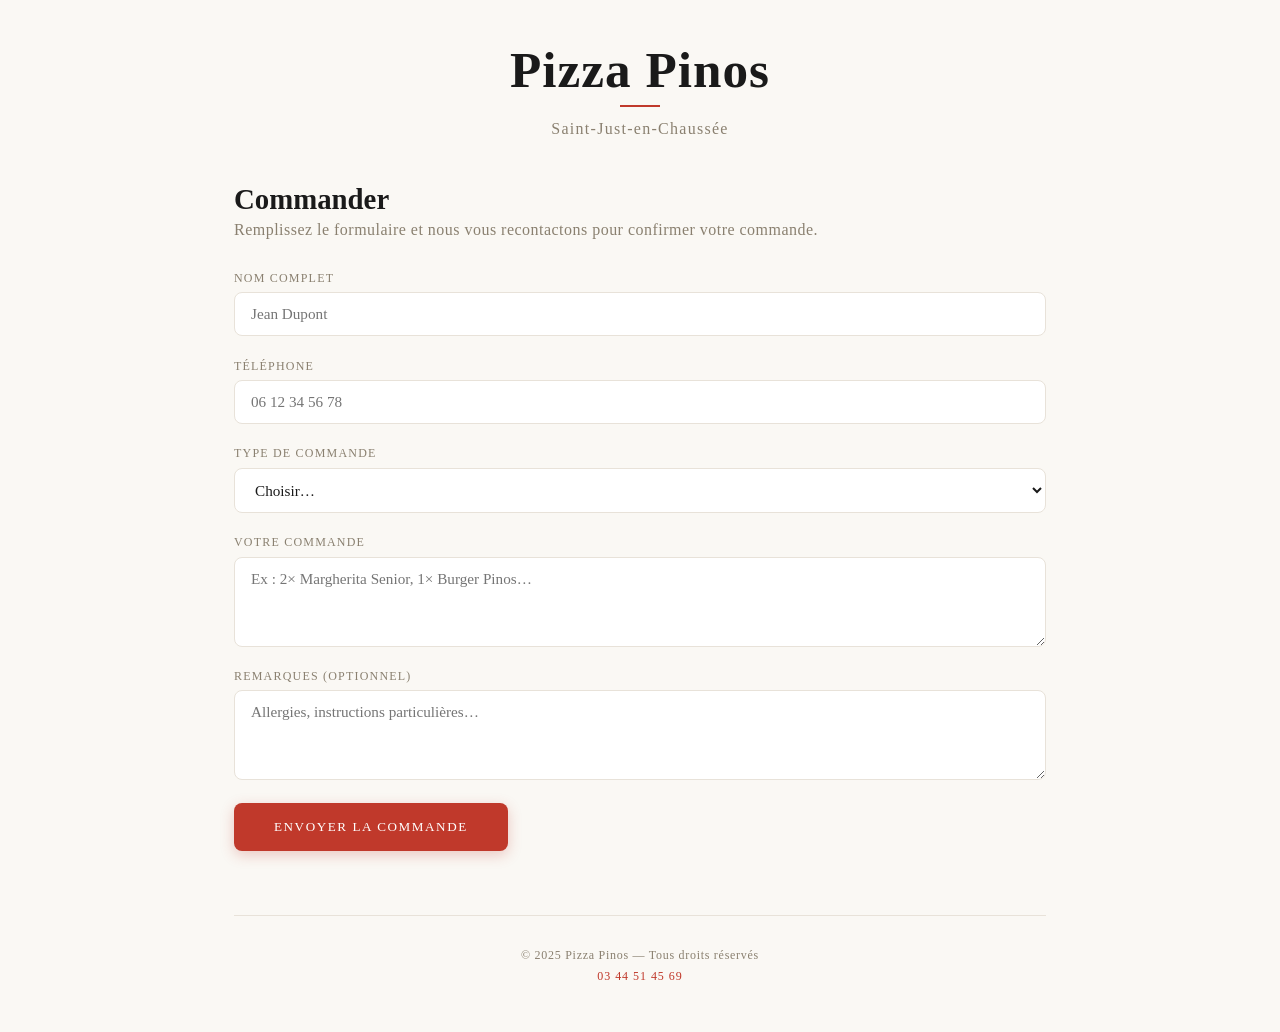
<file: public/commande.html>
<!DOCTYPE html>
<html lang="fr">
<head>
  <meta charset="UTF-8">
  <meta name="viewport" content="width=device-width, initial-scale=1.0">
  <title>Commander — Pizza Pinos</title>
  <link rel="stylesheet" href="style.css">
  <link rel="stylesheet" href="https://fonts.googleapis.com/css2?family=Playfair+Display:wght@700&family=Jost:wght@300;400;500&display=swap">
</head>
<body>

  <div class="pp-wrap">

    <header>
      <p class="pp-logo" onclick="window.location.href='index.html'" style="cursor:pointer;">Pizza Pinos</p>
      <div class="pp-rule"></div>
      <p class="pp-tagline">Saint-Just-en-Chaussée</p>
    </header>

    <main>
      <p class="section-title">Commander</p>
      <p class="section-subtitle">Remplissez le formulaire et nous vous recontactons pour confirmer votre commande.</p>

      <form class="order-form" onsubmit="handleSubmit(event)">

        <div class="form-group">
          <label for="nom">Nom complet</label>
          <input type="text" id="nom" name="nom" placeholder="Jean Dupont" required>
        </div>

        <div class="form-group">
          <label for="tel">Téléphone</label>
          <input type="tel" id="tel" name="tel" placeholder="06 12 34 56 78" required>
        </div>

        <div class="form-group">
          <label for="type">Type de commande</label>
          <select id="type" name="type" required>
            <option value="" disabled selected>Choisir…</option>
            <option value="emporter">À emporter</option>
            <option value="livraison">Livraison</option>
          </select>
        </div>

        <div class="form-group" id="adresse-group" style="display:none;">
          <label for="adresse">Adresse de livraison</label>
          <input type="text" id="adresse" name="adresse" placeholder="12 rue des Lilas, Saint-Just-en-Chaussée">
        </div>

        <div class="form-group">
          <label for="commande">Votre commande</label>
          <textarea id="commande" name="commande" placeholder="Ex : 2× Margherita Senior, 1× Burger Pinos…" required></textarea>
        </div>

        <div class="form-group">
          <label for="remarques">Remarques (optionnel)</label>
          <textarea id="remarques" name="remarques" placeholder="Allergies, instructions particulières…"></textarea>
        </div>

        <button type="submit" class="btn-submit">Envoyer la commande</button>

      </form>
    </main>


    <footer class="pp-footer">
      <p>© 2025 Pizza Pinos — Tous droits réservés</p>
      <p><a href="tel:0344514569" class="pp-footer-tel">03 44 51 45 69</a></p>
    </footer>

  </div>

  <script src="main.js"></script>
  <script>
    // Afficher le champ adresse uniquement si livraison
    document.getElementById('type').addEventListener('change', function () {
      const adresseGroup = document.getElementById('adresse-group');
      const adresseInput = document.getElementById('adresse');
      if (this.value === 'livraison') {
        adresseGroup.style.display = 'flex';
        adresseInput.required = true;
      } else {
        adresseGroup.style.display = 'none';
        adresseInput.required = false;
      }
    });

    function handleSubmit(e) {
      e.preventDefault();
      const btn = document.querySelector('.btn-submit');
      btn.textContent = 'Commande envoyée ✓';
      btn.style.background = '#2e7d32';
      btn.disabled = true;
    }
  </script>

</body>
</html>
</file>
<file: public/style.css>
/* =========================================
   Pizza Pinos — Page d'accueil
   ========================================= */

/* --- Reset --- */
*, *::before, *::after { box-sizing: border-box; margin: 0; padding: 0; }
html { scroll-behavior: smooth; }

/* --- Variables --- */
:root {
  --bg:           #FAF8F4;
  --surface:      #FFFFFF;
  --text:         #1A1A1A;
  --muted:        #8A8070;
  --accent:       #C0392B;
  --accent-hover: #96271F;
  --border:       #E8E2D9;
  --radius:       8px;
}

body {
  font-family: 'Times New Roman', Times, serif;
  font-weight: 400;
  background-color: var(--bg);
  color: var(--text);
  min-height: 100vh;
  display: flex;
  justify-content: center;
}

/* --- Wrapper --- */
.pp-wrap {
  width: 100%;
  max-width: 860px;
  padding: 2.5rem 1.5rem 3rem;
  display: flex;
  flex-direction: column;
}

/* --- Header --- */
header {
  margin-bottom: 2.8rem;
  text-align: center;
}

.pp-logo {
  font-family: 'Times New Roman', Times, serif;
  font-size: clamp(2.2rem, 6vw, 3.2rem);
  font-weight: 700;
  letter-spacing: .02em;
  margin-bottom: .4rem;
   cursor: pointer;
}

.pp-rule {
  width: 2.5rem;
  height: 2px;
  background: var(--accent);
  margin: 0 auto .8rem;
}

.pp-tagline {
  font-size: 1rem;
  color: var(--muted);
  letter-spacing: .08em;
}

/* --- Titres de section (menu) --- */
.section-title {
  font-family: 'Times New Roman', Times, serif;
  font-size: 1.8rem;
  font-weight: 700;
  margin-bottom: 0.3rem;
}

.section-subtitle {
  color: var(--muted);
  font-size: 1rem;
  margin-bottom: 2rem;
  letter-spacing: 0.03em;
}

/* --- Galerie menu --- */
.menu-gallery {
  display: grid;
  grid-template-columns: 1fr;
  gap: 1.2rem;
  margin-bottom: 3.5rem;
}

@media (min-width: 640px) {
  .menu-gallery { grid-template-columns: repeat(2, 1fr); }
}
@media (min-width: 900px) {
  .menu-gallery { grid-template-columns: repeat(3, 1fr); }
}

.menu-img-card {
  background: var(--surface);
  border: 1px solid var(--border);
  border-radius: var(--radius);
  overflow: hidden;
  box-shadow: 0 4px 24px rgba(0,0,0,0.08);
  cursor: pointer;
  transition: transform 0.25s ease, box-shadow 0.25s ease, border-color 0.25s;
  display: flex;
  flex-direction: column;
}

.menu-img-card:hover {
  transform: translateY(-4px);
  box-shadow: 0 12px 32px rgba(0,0,0,0.13);
  border-color: var(--accent);
}

.menu-img-card img {
  width: 100%;
  aspect-ratio: 4 / 3;
  object-fit: cover;
  display: block;
  transition: transform 0.4s ease;
}

.menu-img-card:hover img { transform: scale(1.04); }

.menu-img-label {
  padding: 0.8rem 1rem;
  font-size: 0.82rem;
  font-weight: 500;
  letter-spacing: 0.08em;
  text-transform: uppercase;
  color: var(--muted);
  border-top: 1px solid var(--border);
}

/* --- Lightbox --- */
.lightbox-overlay {
  position: fixed;
  inset: 0;
  background: rgba(0,0,0,0.88);
  display: flex;
  align-items: center;
  justify-content: center;
  z-index: 1000;
  opacity: 0;
  pointer-events: none;
  transition: opacity 0.25s ease;
  padding: 1rem;
}

.lightbox-overlay.active {
  opacity: 1;
  pointer-events: all;
}

.lightbox-overlay img {
  max-width: 95vw;
  max-height: 90vh;
  object-fit: contain;
  border-radius: var(--radius);
  box-shadow: 0 24px 80px rgba(0,0,0,0.5);
  transform: scale(0.95);
  transition: transform 0.25s ease;
}

.lightbox-overlay.active img { transform: scale(1); }

.lightbox-close {
  position: fixed;
  top: 1.2rem;
  right: 1.5rem;
  color: #fff;
  font-size: 2rem;
  cursor: pointer;
  line-height: 1;
  opacity: 0.75;
  transition: opacity 0.2s;
  background: none;
  border: none;
  padding: 0.3rem 0.6rem;
}
.lightbox-close:hover { opacity: 1; }

/* --- Divider --- */
.pp-divider {
  border: none;
  border-top: 1px solid var(--border);
  margin: 2.8rem 0;
}

/* --- Hero --- */
.pp-hero {
  display: flex;
  flex-direction: column;
  align-items: center;
  gap: 1rem;
  text-align: center;
}

.pp-hero-eyebrow {
  font-size: .75rem;
  font-weight: 500;
  letter-spacing: .18em;
  text-transform: uppercase;
  color: var(--accent);
}

.pp-hero-title {
  font-family: 'Times New Roman', Times, serif;
  font-size: clamp(1.7rem, 4vw, 2.4rem);
  font-weight: 700;
  line-height: 1.25;
  max-width: 500px;
}

.pp-hero-desc {
  font-size: .95rem;
  color: var(--muted);
  max-width: 380px;
  line-height: 1.7;
}

/* --- Boutons --- */
.pp-btns {
  display: flex;
  gap: .85rem;
  flex-wrap: wrap;
  justify-content: center;
  margin-top: .5rem;
}

.pp-btn-primary,
.pp-btn-outline {
  font-family: 'Times New Roman', Times, serif;
  font-size: .78rem;
  font-weight: 500;
  letter-spacing: .14em;
  text-transform: uppercase;
  cursor: pointer;
  border-radius: var(--radius);
  padding: .85rem 2.2rem;
  transition: background .2s, transform .15s, box-shadow .2s, border-color .2s;
}

.pp-btn-primary {
  background: var(--accent);
  color: #fff;
  border: none;
  box-shadow: 0 4px 14px rgba(192,57,43,0.25);
}
.pp-btn-primary:hover {
  background: var(--accent-hover);
  transform: translateY(-2px);
  box-shadow: 0 6px 18px rgba(192,57,43,0.35);
}

.pp-btn-outline {
  background: transparent;
  color: var(--text);
  border: 1px solid var(--border);
}
.pp-btn-outline:hover {
  border-color: var(--text);
  transform: translateY(-2px);
}

/* --- Localisation --- */
.pp-location {
  display: flex;
  align-items: center;
  gap: 1rem;
  padding: 1.2rem 1.4rem;
  border-radius: 12px;
  border: 1px solid var(--border);
  background: var(--surface);
}

.pp-location i {
  font-size: 22px;
  color: var(--accent);
  flex-shrink: 0;
}

.pp-loc-label {
  font-size: .72rem;
  font-weight: 500;
  letter-spacing: .1em;
  text-transform: uppercase;
  color: var(--muted);
}

.pp-loc-addr {
  font-size: .9rem;
  margin-top: .2rem;
}

.pp-loc-link {
  font-size: .78rem;
  color: var(--accent);
  text-decoration: none;
  margin-top: .2rem;
  display: inline-block;
}
.pp-loc-link:hover { text-decoration: underline; }

/* --- Footer --- */
.pp-footer {
  text-align: center;
  font-size: .75rem;
  color: var(--muted);
  letter-spacing: .06em;
  border-top: 1px solid var(--border);
  padding-top: 2rem;
  display: flex;
  flex-direction: column;
  gap: .4rem;
}

.pp-footer-tel {
  color: var(--accent);
  text-decoration: none;
  letter-spacing: .08em;
}
.pp-footer-tel:hover { text-decoration: underline; }

/* --- Responsive mobile --- */
@media (max-width: 480px) {
  .pp-wrap { padding: 1.8rem 1rem 2.5rem; }
  .pp-btns { flex-direction: column; width: 100%; }
  .pp-btns button { width: 100%; text-align: center; }
}

/* --- Formulaire de commande --- */
.order-form {
  display: flex;
  flex-direction: column;
  gap: 1.4rem;
  margin-bottom: 4rem;
}

.form-group {
  display: flex;
  flex-direction: column;
  gap: 0.4rem;
}

.form-group label {
  font-size: 0.75rem;
  font-weight: 500;
  letter-spacing: 0.1em;
  text-transform: uppercase;
  color: var(--muted);
}

.form-group input,
.form-group select,
.form-group textarea {
  font-family: 'Times New Roman', Times, serif;
  font-size: 0.95rem;
  font-weight: 300;
  background: var(--surface);
  border: 1px solid var(--border);
  border-radius: var(--radius);
  padding: 0.75rem 1rem;
  color: var(--text);
  outline: none;
  transition: border-color 0.2s;
  width: 100%;
}

.form-group input:focus,
.form-group select:focus,
.form-group textarea:focus { border-color: var(--accent); }

.form-group textarea { resize: vertical; min-height: 90px; }

.btn-submit {
  font-family: 'Times New Roman', Times, serif;
  font-size: 0.82rem;
  font-weight: 500;
  letter-spacing: 0.12em;
  text-transform: uppercase;
  cursor: pointer;
  background: var(--accent);
  color: #fff;
  border: none;
  border-radius: var(--radius);
  padding: 1rem 2.5rem;
  align-self: flex-start;
  box-shadow: 0 4px 14px rgba(192,57,43,0.25);
  transition: background 0.2s, transform 0.15s, box-shadow 0.2s;
}
.btn-submit:hover {
  background: var(--accent-hover);
  transform: translateY(-2px);
  box-shadow: 0 6px 18px rgba(192,57,43,0.35);
}

@media (max-width: 480px) {
  .btn-submit { width: 100%; text-align: center; }
}

/* --- Grille catégories (index) --- */
.cat-grid {
  display: flex;
  flex-wrap: wrap;
  justify-content: center;
  gap: 1rem;
  margin-bottom: 2.5rem;
}

.cat-card {
  background: var(--surface);
  border: 1px solid var(--border);
  border-radius: 12px;
  overflow: hidden;
  cursor: pointer;
  transition: transform .25s ease, box-shadow .25s ease, border-color .25s;
  display: flex;
  flex-direction: column;
  align-items: center;
  width: 140px;
  flex-shrink: 0;
}

.cat-card:hover {
  transform: translateY(-4px);
  box-shadow: 0 12px 32px rgba(0,0,0,0.10);
  border-color: var(--accent);
}

.cat-placeholder {
  width: 100%;
  aspect-ratio: 4 / 3;
  display: flex;
  align-items: center;
  justify-content: center;
  background: var(--bg);
  font-size: 2.8rem;
  color: var(--muted);
  transition: color .25s;
}

.cat-card:hover .cat-placeholder {
  color: var(--accent);
}

/* quand une vraie image remplace le placeholder */
.cat-card img {
  width: 100%;
  aspect-ratio: 4 / 3;
  object-fit: cover;
  display: block;
  transition: transform .4s ease;
}
.cat-card:hover img { transform: scale(1.04); }

.cat-label {
  width: 100%;
  padding: .7rem 1rem;
  font-size: .78rem;
  font-weight: 500;
  letter-spacing: .1em;
  text-transform: uppercase;
  color: var(--muted);
  border-top: 1px solid var(--border);
  text-align: center;
  transition: color .25s;
}

.cat-card:hover .cat-label { color: var(--accent); }

@media (max-width: 480px) {
  .cat-card { width: calc(50% - .5rem); }
}

/* --- Badge "Sur commande" --- */
.cat-label {
  display: flex;
  flex-direction: column;
  align-items: center;
  gap: .3rem;
}

.cat-badge {
  font-size: .65rem;
  font-weight: 500;
  letter-spacing: .08em;
  text-transform: uppercase;
  color: var(--accent);
  border: 1px solid var(--accent);
  border-radius: 20px;
  padding: .15rem .5rem;
}

/* --- Fiches produits --- */
.product-list {
  display: flex;
  flex-direction: column;
  gap: 1rem;
  margin-bottom: 3rem;
}

.product-card {
  display: flex;
  gap: 1.2rem;
  align-items: flex-start;
  background: var(--surface);
  border: 1px solid var(--border);
  border-radius: 12px;
  padding: 1.2rem 1.4rem;
  transition: border-color .2s, box-shadow .2s;
}

.product-card:hover {
  border-color: var(--accent);
  box-shadow: 0 6px 20px rgba(0,0,0,0.07);
}

.product-icon {
  font-size: 1.8rem;
  color: var(--muted);
  flex-shrink: 0;
  width: 2.5rem;
  text-align: center;
  padding-top: .1rem;
  transition: color .2s;
}

.product-card:hover .product-icon {
  color: var(--accent);
}

.product-info {
  display: flex;
  flex-direction: column;
  gap: .4rem;
  flex: 1;
}

.product-header {
  display: flex;
  justify-content: space-between;
  align-items: baseline;
  gap: 1rem;
  flex-wrap: wrap;
}

.product-name {
  font-family: 'Times New Roman', Times, serif;
  font-size: 1.2rem;
  font-weight: 700;
  color: var(--text);
}

.product-price {
  font-size: .95rem;
  font-weight: 500;
  color: var(--accent);
  white-space: nowrap;
}

.product-desc {
  font-size: 1rem;
  color: var(--muted);
  line-height: 1.6;
}

.product-note {
  font-size: .78rem;
  color: var(--muted);
  display: flex;
  align-items: center;
  gap: .3rem;
  margin-top: .2rem;
  opacity: .8;
}

.product-note i {
  font-size: .9rem;
  flex-shrink: 0;
}

@media (max-width: 480px) {
  .product-card { flex-direction: column; gap: .8rem; }
  .product-icon { width: auto; }
}

/* --- Carte mise en avant (Box Tex-Mex, etc.) --- */
.product-featured {
  border-color: var(--accent);
  background: var(--surface);
  position: relative;
}

.product-featured::before {
  content: 'À ne pas manquer';
  position: absolute;
  top: -0.7rem;
  left: 1.2rem;
  font-size: .65rem;
  font-weight: 500;
  letter-spacing: .1em;
  text-transform: uppercase;
  color: var(--accent);
  background: var(--bg);
  padding: 0 .4rem;
}

/* --- Bannière info (couscous, etc.) --- */
.info-banner {
  display: flex;
  align-items: flex-start;
  gap: 1rem;
  background: var(--accent-light, rgba(192,57,43,0.07));
  border: 1px solid rgba(192,57,43,0.2);
  border-radius: 12px;
  padding: 1.1rem 1.4rem;
  margin-bottom: 2rem;
}

.info-banner i {
  font-size: 1.4rem;
  color: var(--accent);
  flex-shrink: 0;
  margin-top: .1rem;
}

.info-banner-title {
  font-size: .88rem;
  font-weight: 500;
  color: var(--accent);
  margin-bottom: .2rem;
}

.info-banner-desc {
  font-size: .82rem;
  color: var(--muted);
  line-height: 1.5;
}

/* --- Grille desserts / couscous --- */
.dessert-grid {
  display: flex;
  flex-wrap: wrap;
  justify-content: center;
  gap: 1rem;
  margin-bottom: 3rem;
}

.dessert-card {
  background: var(--surface);
  border: 1px solid var(--border);
  border-radius: 14px;
  padding: 1.6rem 1.2rem 1.2rem;
  width: 180px;
  display: flex;
  flex-direction: column;
  align-items: center;
  gap: .8rem;
  cursor: default;
  transition: transform .2s, box-shadow .2s, border-color .2s;
}

.dessert-card:hover {
  transform: translateY(-3px);
  box-shadow: 0 10px 28px rgba(0,0,0,0.09);
  border-color: var(--accent);
}

.dessert-card--featured {
  border-color: var(--accent);
  background: var(--surface);
  position: relative;
}

.dessert-icon {
  font-size: 2.2rem;
  color: var(--muted);
  transition: color .2s;
}

.dessert-card:hover .dessert-icon,
.dessert-card--featured .dessert-icon {
  color: var(--accent);
}

.dessert-body {
  display: flex;
  flex-direction: column;
  align-items: center;
  gap: .3rem;
  text-align: center;
}

.dessert-name {
  font-size: .88rem;
  font-weight: 500;
  color: var(--text);
  display: flex;
  flex-direction: column;
  align-items: center;
  gap: .3rem;
}

.dessert-price {
  font-family: 'Playfair Display', serif;
  font-size: 1.15rem;
  font-weight: 700;
  color: var(--accent);
}

.dessert-badge {
  font-size: .62rem;
  font-weight: 500;
  letter-spacing: .08em;
  text-transform: uppercase;
  color: var(--accent);
  border: 1px solid var(--accent);
  border-radius: 20px;
  padding: .15rem .55rem;
}

.dessert-note {
  font-size: .78rem;
  color: var(--muted);
  text-align: center;
  line-height: 1.5;
}

@media (max-width: 480px) {
  .dessert-card { width: calc(50% - .5rem); }
}

/* --- Section livraison --- */
.delivery-section {
  margin-bottom: 2rem;
}

.delivery-grid {
  display: flex;
  flex-wrap: wrap;
  justify-content: center;
  gap: 1rem;
  margin: 1.5rem 0 2rem;
}

.delivery-card {
  display: flex;
  align-items: flex-start;
  gap: .9rem;
  background: var(--surface);
  border: 1px solid var(--border);
  border-radius: 12px;
  padding: 1.1rem 1.3rem;
  width: calc(50% - .5rem);
  transition: border-color .2s, box-shadow .2s;
}

.delivery-card:hover {
  border-color: var(--accent);
  box-shadow: 0 6px 20px rgba(0,0,0,0.07);
}

.delivery-card i {
  font-size: 1.4rem;
  color: var(--accent);
  flex-shrink: 0;
  margin-top: .1rem;
}

.delivery-card--promo {
  border-color: var(--accent);
  background: rgba(192,57,43,0.04);
}

.delivery-card-title {
  font-size: .88rem;
  font-weight: 500;
  color: var(--text);
  margin-bottom: .2rem;
}

.delivery-card-desc {
  font-size: .82rem;
  color: var(--muted);
  line-height: 1.5;
}

/* --- Prix fous --- */
.prix-fous {
  display: flex;
  flex-direction: column;
  align-items: center;
  gap: .3rem;
  background: var(--accent);
  color: #fff;
  border-radius: 14px;
  padding: 1.4rem 2rem;
  text-align: center;
  max-width: 300px;
  margin: 0 auto;
}

.prix-fous-badge {
  font-size: .7rem;
  font-weight: 500;
  letter-spacing: .14em;
  text-transform: uppercase;
  opacity: .85;
}

.prix-fous-price {
  font-family: 'Playfair Display', serif;
  font-size: 2.4rem;
  font-weight: 700;
  line-height: 1;
}

.prix-fous-label {
  font-size: .82rem;
  opacity: .9;
  letter-spacing: .04em;
}

/* --- Section menu image --- */
.menu-img-section {
  margin-bottom: 1.5rem;
}

/* --- Bouton toggle icône --- */
.pp-btn-outline i {
  vertical-align: -2px;
  margin-right: .3rem;
}

@media (max-width: 480px) {
  .delivery-card { width: 100%; }
}

/* --- Liste boissons --- */
.drink-list {
  display: flex;
  flex-direction: column;
  gap: .6rem;
  margin-bottom: 3rem;
}

.drink-row {
  display: flex;
  align-items: center;
  justify-content: space-between;
  background: var(--surface);
  border: 1px solid var(--border);
  border-radius: 12px;
  padding: 1rem 1.4rem;
  transition: border-color .2s, box-shadow .2s;
}

.drink-row:hover {
  border-color: var(--accent);
  box-shadow: 0 4px 16px rgba(0,0,0,0.07);
}

.drink-left {
  display: flex;
  align-items: center;
  gap: 1rem;
}

.drink-left i {
  font-size: 1.5rem;
  color: var(--accent);
  width: 1.8rem;
  text-align: center;
  flex-shrink: 0;
}

.drink-texts {
  display: flex;
  flex-direction: column;
  gap: .15rem;
}

.drink-name {
  font-size: 1.1rem;
  font-weight: 500;
  color: var(--text);
}

.drink-qty {
  font-size: .95rem;
  color: var(--muted);
  letter-spacing: .04em;
}

.drink-price {
  font-family: 'Playfair Display', serif;
  font-size: 1.1rem;
  font-weight: 700;
  color: var(--accent);
  white-space: nowrap;
}

/* --- Grille glaces --- */
.ice-grid {
  display: flex;
  flex-wrap: wrap;
  justify-content: center;
  gap: 1.5rem;
  margin-bottom: 3rem;
}

.ice-card {
  background: var(--surface);
  border: 1px solid var(--border);
  border-radius: 16px;
  padding: 2.5rem 1.5rem 2rem;
  width: 220px;
  display: flex;
  flex-direction: column;
  align-items: center;
  gap: .7rem;
  transition: transform .2s, box-shadow .2s, border-color .2s;
  cursor: default;
}

.ice-card:hover {
  transform: translateY(-4px);
  box-shadow: 0 12px 32px rgba(0,0,0,0.10);
  border-color: var(--accent);
}

.ice-icon {
  font-size: 3.5rem;
  color: var(--muted);
  transition: color .2s;
}

.ice-card:hover .ice-icon {
  color: var(--accent);
}

.ice-name {
  font-family: 'Times New Roman', Times, serif;
  font-size: 1.3rem;
  font-weight: 700;
  color: var(--text);
  text-align: center;
}

.ice-qty {
  font-size: 1rem;
  color: var(--muted);
  letter-spacing: .04em;
}

.ice-price {
  font-family: 'Times New Roman', Times, serif;
  font-size: 1.6rem;
  font-weight: 700;
  color: var(--accent);
  margin-top: .3rem;
}

@media (max-width: 480px) {
  .ice-card { width: calc(50% - .75rem); }
}
</file>
